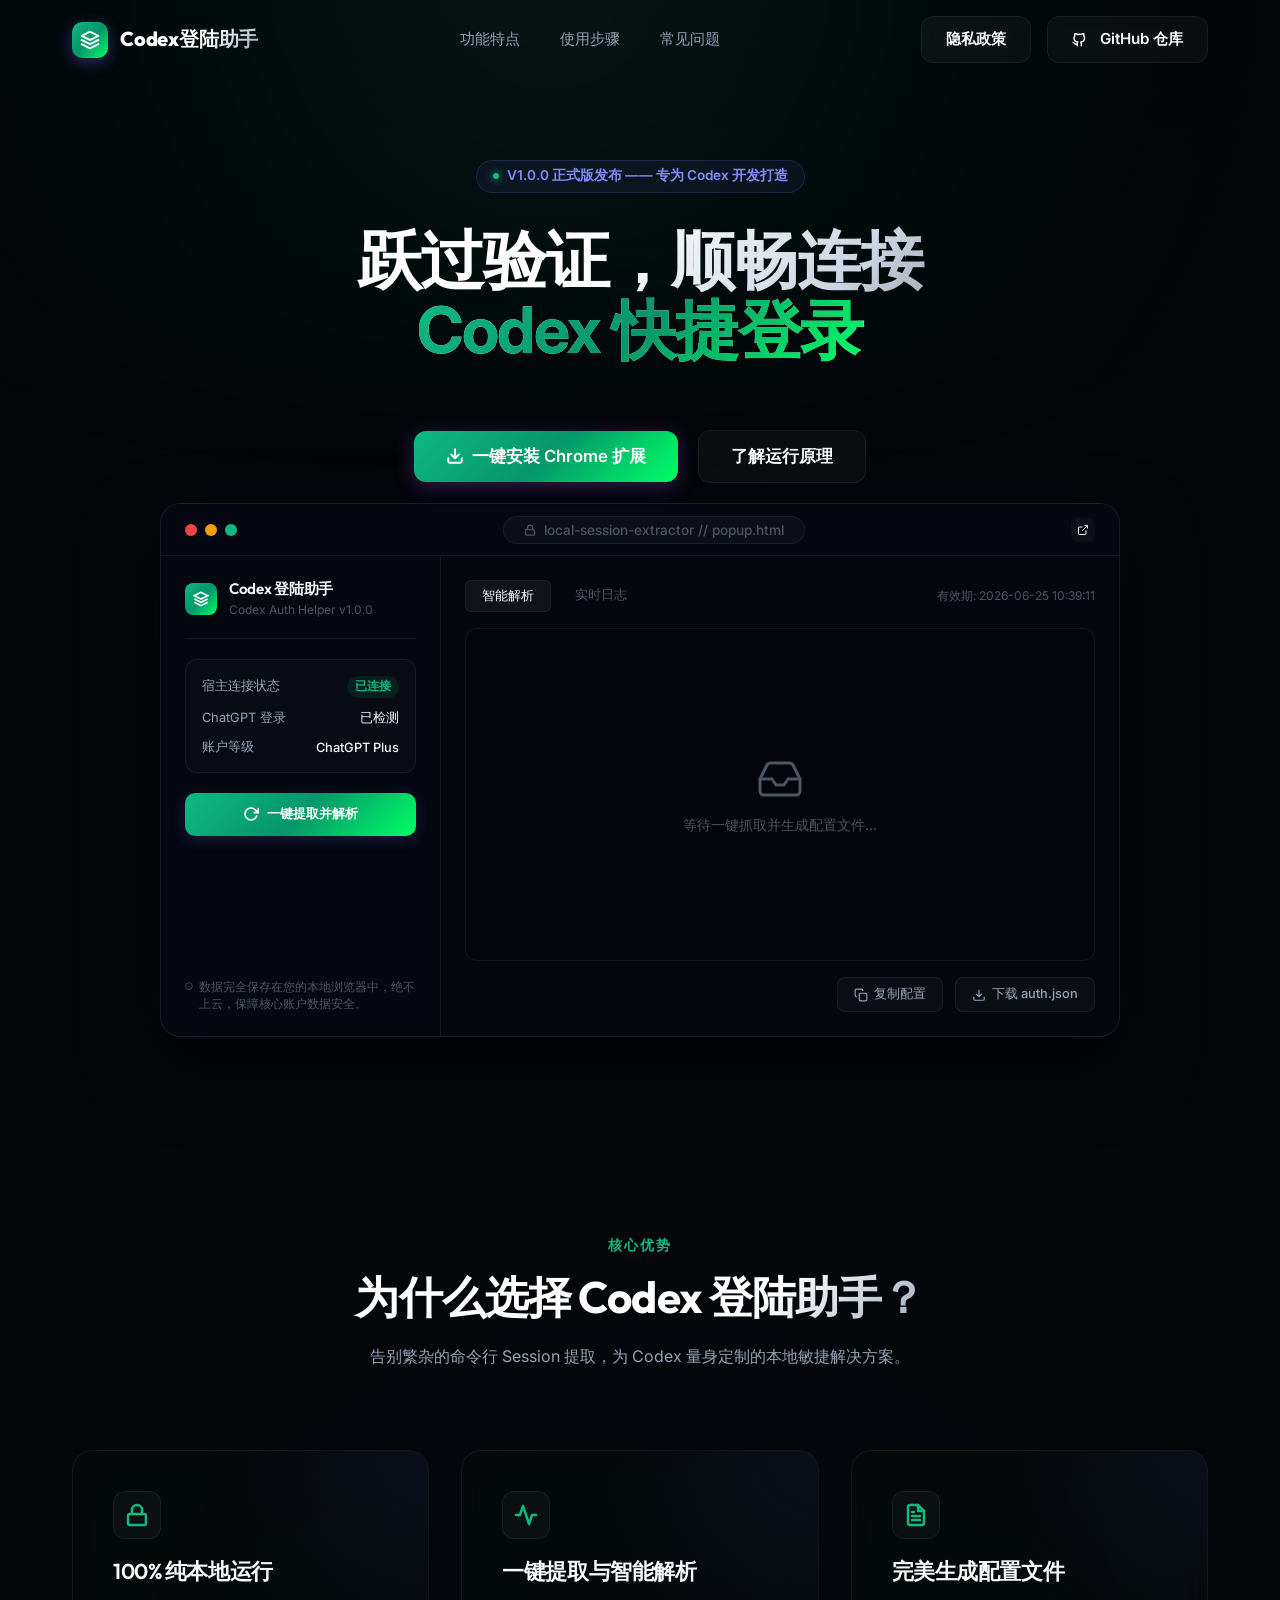
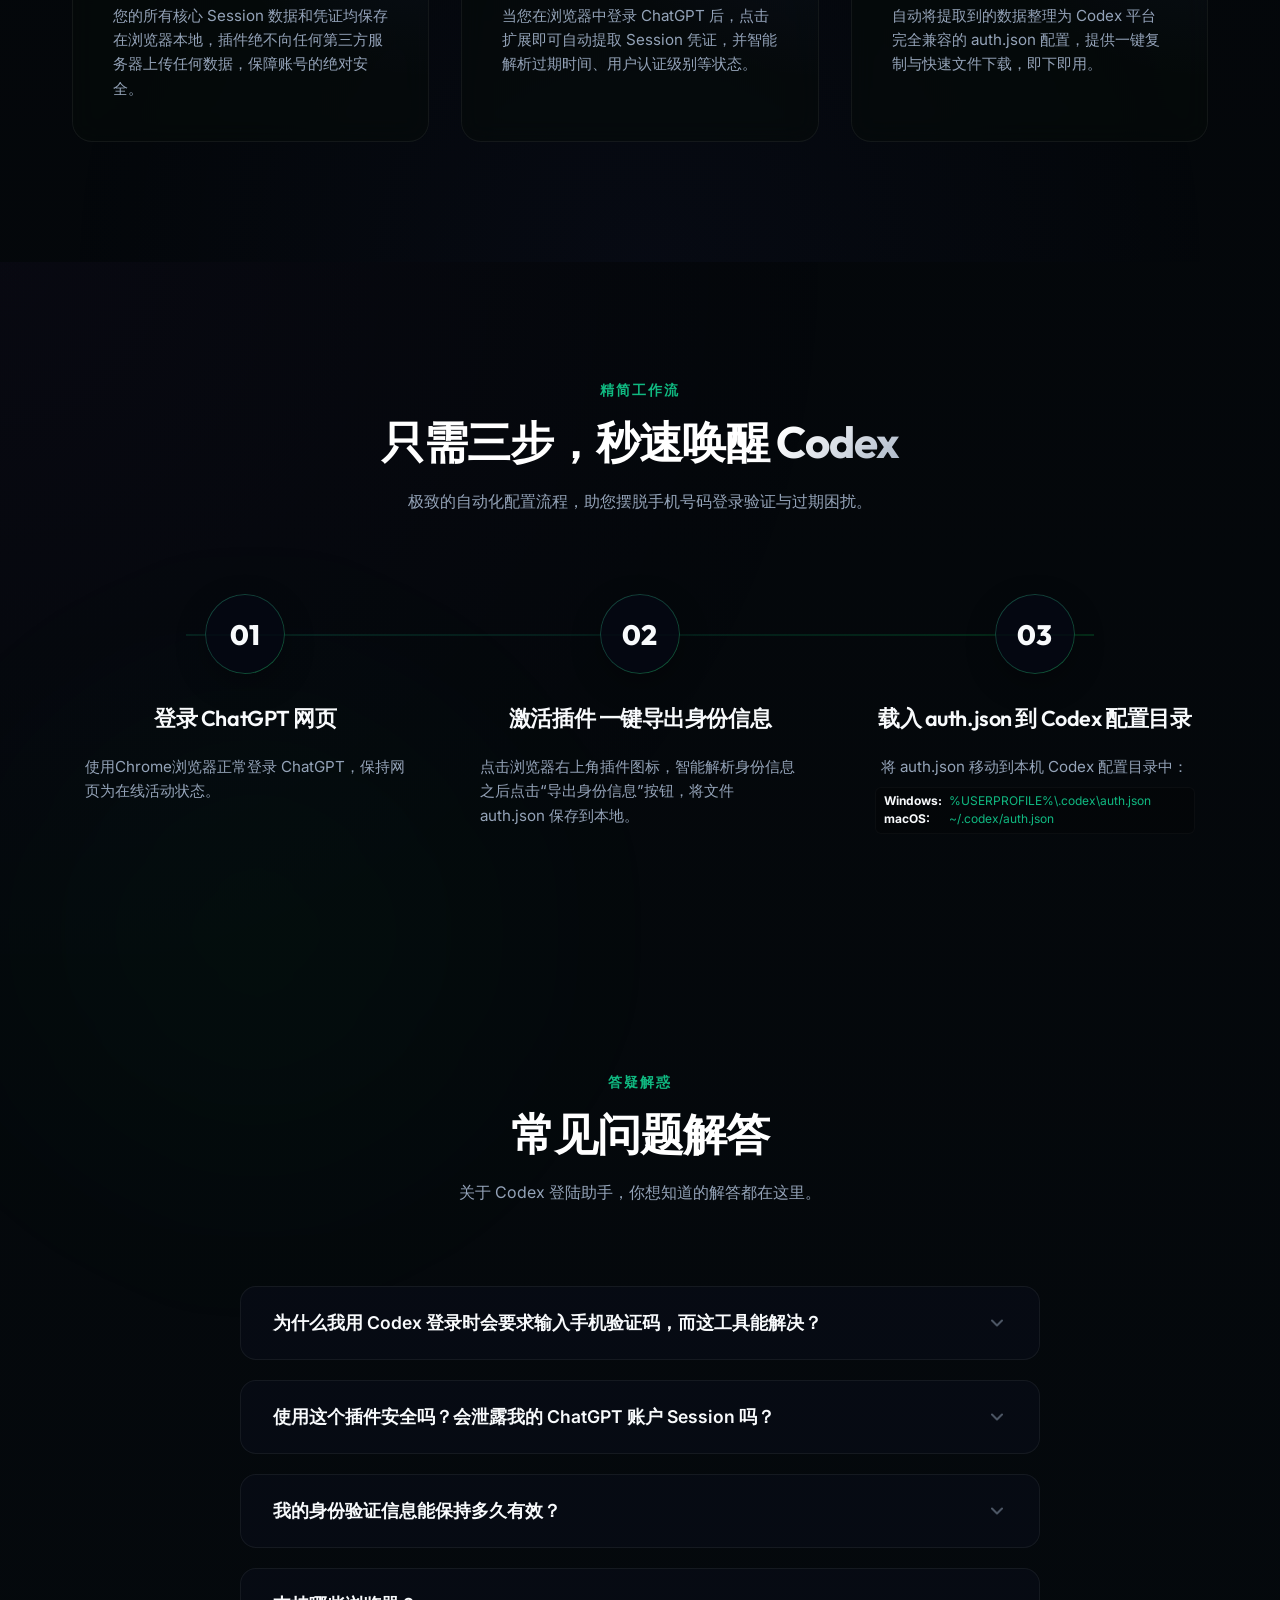
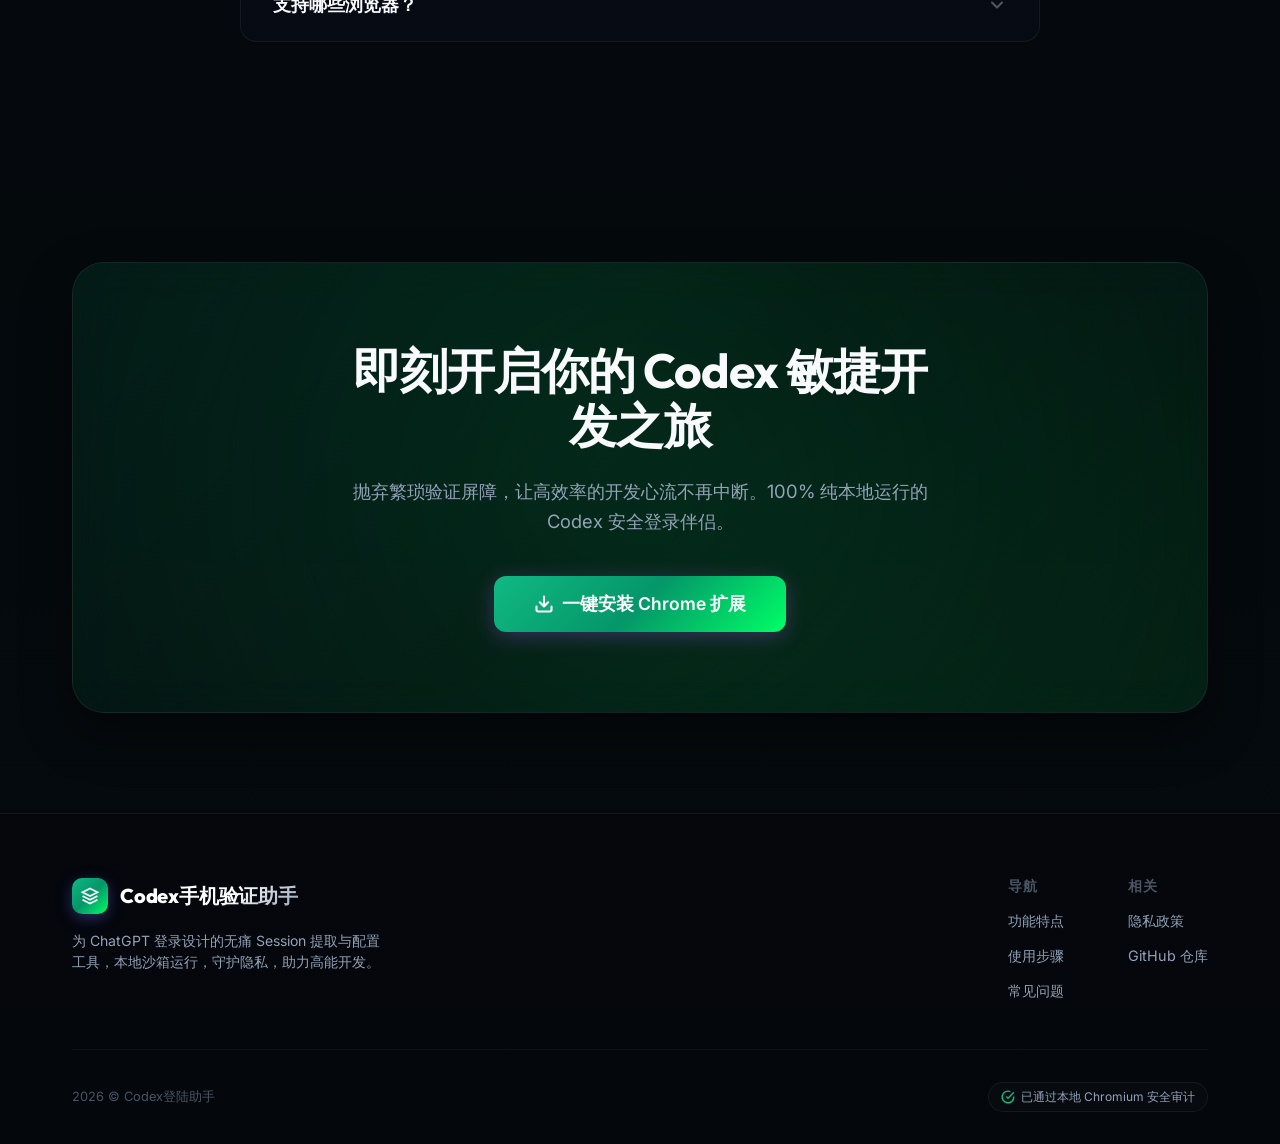
<file: landing-page/index.html>
<!DOCTYPE html>
<html lang="zh-CN">

<head>
  <meta charset="UTF-8">
  <meta name="viewport" content="width=device-width, initial-scale=1.0">
  <title>Codex 登陆助手 (Codex Auth Helper) - 一键越过 ChatGPT 登录手机号验证</title>
  <meta name="description"
    content="专为 Codex 免重复登录设计！安全地本地提取并解析 ChatGPT 会话 Session，一键生成 auth.json 配置文件。100% 纯本地运行，数据不上云。">
  <meta name="keywords" content="Codex, ChatGPT, auth.json, Chrome 插件, 手机号验证绕过, Session 提取">
  <!-- 引入全新物理文件名样式表（强力击穿一切浏览器顽固磁盘缓存） -->
  <link rel="stylesheet" href="style-green.css">
</head>

<body>

  <!-- 1. 极致毛玻璃导航栏 -->
  <header class="header" id="main-header">
    <div class="container">
      <div class="logo-wrapper">
        <div class="logo-icon">
          <svg width="20" height="20" viewBox="0 0 24 24" fill="none" stroke="currentColor" stroke-width="2.5"
            stroke-linecap="round" stroke-linejoin="round">
            <path d="M12 2L2 7l10 5 10-5-10-5zM2 17l10 5 10-5M2 12l10 5 10-5" />
          </svg>
        </div>
        <span class="logo-text">Codex登陆助手</span>
      </div>

      <nav class="nav-menu">
        <a href="#features" class="nav-link">功能特点</a>
        <a href="#workflow" class="nav-link">使用步骤</a>
        <a href="#faq" class="nav-link">常见问题</a>
      </nav>

      <div class="nav-cta">
        <a href="privacy.html" class="btn btn-secondary" id="nav-btn-sec">隐私政策</a>
        <a href="https://github.com/zhishile/codex-auth-helper" target="_blank" rel="noopener" class="btn btn-secondary" id="nav-btn-git">
          <svg width="14" height="14" viewBox="0 0 24 24" fill="none" stroke="currentColor" stroke-width="2.5" stroke-linecap="round" stroke-linejoin="round" style="margin-right: 6px; vertical-align: middle;">
            <path d="M9 19c-5 1.5-5-2.5-7-3m14 6v-3.87a3.37 3.37 0 0 0-.94-2.61c3.14-.35 6.44-1.54 6.44-7A5.44 5.44 0 0 0 20 4.77 5.07 5.07 0 0 0 19.91 1S18.73.65 16 2.48a13.38 13.38 0 0 0-7 0C6.27.65 5.09 1 5.09 1A5.07 5.07 0 0 0 5 4.77a5.44 5.44 0 0 0-1.5 3.78c0 5.42 3.3 6.61 6.44 7A3.37 3.37 0 0 0 9 18.13V22" />
          </svg>
          <span>GitHub 仓库</span>
        </a>
      </div>
    </div>
  </header>

  <!-- 2. Hero Section 区域 -->
  <section class="hero">
    <div class="container">
      <div class="hero-content">
        <div class="hero-tag">
          <span class="hero-tag-dot"></span>
          <span>V1.0.0 正式版发布 —— 专为 Codex 开发打造</span>
        </div>
        <h1>
          跃过验证，顺畅连接<br>
          <span class="hero-highlight">Codex 快捷登录</span>
        </h1>

      </div>
      <!-- <p>
        针对 Codex 登录频繁失效、要求手机号码验证痛点设计的 Chrome 插件。本地极速提取并自动解析 ChatGPT 登录信息，秒速转换为 Codex 身份配置文件，100% 本地安全处理。
      </p> -->
      <div class="hero-actions">
        <a href="https://chromewebstore.google.com/detail/ceenjghooaemkocekdaaianapgmmilph" target="_blank" rel="noopener" class="btn btn-primary" id="hero-btn-download">
          <svg width="18" height="18" viewBox="0 0 24 24" fill="none" stroke="currentColor" stroke-width="2.5"
            stroke-linecap="round" stroke-linejoin="round">
            <path d="M21 15v4a2 2 0 0 1-2 2H5a2 2 0 0 1-2-2v-4M7 10l5 5 5-5M12 15V3" />
          </svg>
          <span>一键安装 Chrome 扩展</span>
        </a>
        <a href="#workflow" class="btn btn-secondary" id="hero-btn-learn">
          <span>了解运行原理</span>
        </a>
      </div>
    </div>
    <br />

    <!-- 模拟插件高保真交互控制面板 -->
    <div class="hero-mockup-wrapper">
      <div class="mockup-container" id="mockup-panel">
        <div class="mockup-header">
          <div class="mockup-controls">
            <span class="mockup-dot red"></span>
            <span class="mockup-dot yellow"></span>
            <span class="mockup-dot green"></span>
          </div>
          <div class="mockup-title">
            <svg width="12" height="12" viewBox="0 0 24 24" fill="none" stroke="currentColor" stroke-width="2.5">
              <rect x="3" y="11" width="18" height="11" rx="2" ry="2" />
              <path d="M7 11V7a5 5 0 0 1 10 0v4" />
            </svg>
            <span>local-session-extractor // popup.html</span>
          </div>
          <div class="mockup-actions">
            <span class="mockup-action-btn">
              <svg width="12" height="12" viewBox="0 0 24 24" fill="none" stroke="currentColor" stroke-width="2">
                <path d="M18 13v6a2 2 0 0 1-2 2H5a2 2 0 0 1-2-2V8a2 2 0 0 1 2-2h6M15 3h6v6M10 14L21 3" />
              </svg>
            </span>
          </div>
        </div>
        <div class="mockup-body">
          <!-- 模拟控制台左侧 -->
          <div class="mockup-sidebar">
            <div class="mockup-sidebar-top">
              <div class="plugin-brand">
                <div class="plugin-icon">
                  <svg width="16" height="16" viewBox="0 0 24 24" fill="none" stroke="white" stroke-width="2.5">
                    <path d="M12 2L2 7l10 5 10-5-10-5zM2 17l10 5 10-5M2 12l10 5 10-5" />
                  </svg>
                </div>
                <div class="plugin-info">
                  <h4>Codex 登陆助手</h4>
                  <span>Codex Auth Helper v1.0.0</span>
                </div>
              </div>

              <div class="plugin-status-card">
                <div class="status-row">
                  <span class="status-label">宿主连接状态</span>
                  <span class="status-value" id="host-status">
                    <span class="status-badge" id="host-badge">已连接</span>
                  </span>
                </div>
                <div class="status-row">
                  <span class="status-label">ChatGPT 登录</span>
                  <span class="status-value" id="login-status">已检测</span>
                </div>
                <div class="status-row">
                  <span class="status-label">账户等级</span>
                  <span class="status-value" id="user-tier">ChatGPT Plus</span>
                </div>
              </div>

              <button class="btn-trigger" id="btn-mock-extract">
                <svg width="16" height="16" viewBox="0 0 24 24" fill="none" stroke="currentColor" stroke-width="2.5"
                  stroke-linecap="round" stroke-linejoin="round">
                  <polyline points="23 4 23 10 17 10" />
                  <path d="M20.49 15a9 9 0 1 1-2.12-9.36L23 10" />
                </svg>
                <span id="btn-extract-text">一键提取并解析</span>
              </button>
            </div>

            <div class="sidebar-note">
              <svg width="14" height="14" viewBox="0 0 24 24" fill="none" stroke="currentColor" stroke-width="2.5">
                <circle cx="12" cy="12" r="10" />
                <line x1="12" y1="16" x2="12" y2="12" />
                <line x1="12" y1="8" x2="12.01" y2="8" />
              </svg>
              <span>数据完全保存在您的本地浏览器中，绝不上云，保障核心账户数据安全。</span>
            </div>
          </div>

          <!-- 模拟控制台右侧 -->
          <div class="mockup-main">
            <div class="main-tab-bar">
              <div class="tabs">
                <span class="tab active" id="tab-json">智能解析</span>
                <span class="tab" id="tab-log">实时日志</span>
              </div>
              <div style="font-size:0.75rem; color:var(--text-muted);" id="mockup-time">
                有效期: 2026-06-25 10:39:11
              </div>
            </div>

            <div class="code-wrapper" id="console-display">
              <div class="code-empty" id="console-empty-state">
                <svg width="48" height="48" viewBox="0 0 24 24" fill="none" stroke="currentColor" stroke-width="1.5"
                  stroke-linecap="round" stroke-linejoin="round">
                  <polyline points="22 12 16 12 14 15 10 15 8 12 2 12" />
                  <path
                    d="M5.45 5.11L2 12v6a2 2 0 0 0 2 2h16a2 2 0 0 0 2-2v-6l-3.45-6.89A2 2 0 0 0 16.76 4H7.24a2 2 0 0 0-1.79 1.11z" />
                </svg>
                <span>等待一键抓取并生成配置文件...</span>
              </div>
              <div class="code-container" id="console-code-state" style="display: none;"></div>
            </div>

            <div class="code-action-bar">
              <button class="code-btn" id="btn-mock-copy" disabled>
                <svg width="14" height="14" viewBox="0 0 24 24" fill="none" stroke="currentColor" stroke-width="2">
                  <rect x="9" y="9" width="13" height="13" rx="2" ry="2" />
                  <path d="M5 15H4a2 2 0 0 1-2-2V4a2 2 0 0 1 2-2h9a2 2 0 0 1 2 2v1" />
                </svg>
                <span id="btn-copy-text">复制配置</span>
              </button>
              <button class="code-btn" id="btn-mock-download" disabled>
                <svg width="14" height="14" viewBox="0 0 24 24" fill="none" stroke="currentColor" stroke-width="2">
                  <path d="M21 15v4a2 2 0 0 1-2 2H5a2 2 0 0 1-2-2v-4M7 10l5 5 5-5M12 15V3" />
                </svg>
                <span>下载 auth.json</span>
              </button>
            </div>
          </div>
        </div>
      </div>
    </div>
    </div>
  </section>

  <!-- 3. 特性卡片区域 (Features) -->
  <section class="features" id="features">
    <div class="container">
      <div class="section-header reveal">
        <span class="section-tag">核心优势</span>
        <h2>为什么选择 Codex 登陆助手？</h2>
        <p>告别繁杂的命令行 Session 提取，为 Codex 量身定制的本地敏捷解决方案。</p>
      </div>

      <div class="features-grid">
        <!-- 卡片 1 -->
        <div class="feat-card reveal">
          <div class="feat-icon-box">
            <svg width="24" height="24" viewBox="0 0 24 24" fill="none" stroke="currentColor" stroke-width="2.5"
              stroke-linecap="round" stroke-linejoin="round">
              <rect x="3" y="11" width="18" height="11" rx="2" ry="2" />
              <path d="M7 11V7a5 5 0 0 1 10 0v4" />
            </svg>
          </div>
          <h3>100% 纯本地运行</h3>
          <p>您的所有核心 Session 数据和凭证均保存在浏览器本地，插件绝不向任何第三方服务器上传任何数据，保障账号的绝对安全。</p>
        </div>

        <!-- 卡片 2 -->
        <div class="feat-card reveal">
          <div class="feat-icon-box">
            <svg width="24" height="24" viewBox="0 0 24 24" fill="none" stroke="currentColor" stroke-width="2.5"
              stroke-linecap="round" stroke-linejoin="round">
              <polyline points="22 12 18 12 15 21 9 3 6 12 2 12" />
            </svg>
          </div>
          <h3>一键提取与智能解析</h3>
          <p>当您在浏览器中登录 ChatGPT 后，点击扩展即可自动提取 Session 凭证，并智能解析过期时间、用户认证级别等状态。</p>
        </div>

        <!-- 卡片 3 -->
        <div class="feat-card reveal">
          <div class="feat-icon-box">
            <svg width="24" height="24" viewBox="0 0 24 24" fill="none" stroke="currentColor" stroke-width="2.5"
              stroke-linecap="round" stroke-linejoin="round">
              <path d="M14 2H6a2 2 0 0 0-2 2v16a2 2 0 0 0 2 2h12a2 2 0 0 0 2-2V8z" />
              <polyline points="14 2 14 8 20 8" />
              <line x1="16" y1="13" x2="8" y2="13" />
              <line x1="16" y1="17" x2="8" y2="17" />
              <polyline points="10 9 9 9 8 9" />
            </svg>
          </div>
          <h3>完美生成配置文件</h3>
          <p>自动将提取到的数据整理为 Codex 平台完全兼容的 <code>auth.json</code> 配置，提供一键复制与快速文件下载，即下即用。</p>
        </div>
      </div>
    </div>
  </section>

  <!-- 4. 工作流程区域 (How It Works) -->
  <section class="workflow" id="workflow">
    <div class="container">
      <div class="section-header reveal">
        <span class="section-tag">精简工作流</span>
        <h2>只需三步，秒速唤醒 Codex</h2>
        <p>极致的自动化配置流程，助您摆脱手机号码登录验证与过期困扰。</p>
      </div>

      <div class="workflow-steps">
        <!-- 步骤 1 -->
        <div class="step-card reveal">
          <div class="step-number">01</div>
          <h3>登录 ChatGPT 网页</h3>
          <p>使用Chrome浏览器正常登录 ChatGPT，保持网页为在线活动状态。</p>
        </div>

        <!-- 步骤 2 -->
        <div class="step-card reveal">
          <div class="step-number">02</div>
          <h3>激活插件 一键导出身份信息</h3>
          <p>点击浏览器右上角插件图标，智能解析身份信息之后点击“导出身份信息”按钮，将文件 auth.json 保存到本地。</p>
        </div>

        <!-- 步骤 3 -->
        <div class="step-card reveal">
          <div class="step-number">03</div>
          <h3>载入 auth.json 到 Codex 配置目录</h3>
          <p>将 auth.json 移动到本机 Codex 配置目录中：</p>
          <div class="path-details">
            <p><strong>Windows:</strong> <code>%USERPROFILE%\.codex\auth.json</code></p>
            <p><strong>macOS:</strong> <code>~/.codex/auth.json</code></p>
          </div>
        </div>
      </div>
    </div>
  </section>

  <!-- 5. 常见问题 (FAQ) -->
  <section class="faq" id="faq">
    <div class="container">
      <div class="section-header reveal">
        <span class="section-tag">答疑解惑</span>
        <h2>常见问题解答</h2>
        <p>关于 Codex 登陆助手，你想知道的解答都在这里。</p>
      </div>

      <div class="faq-list">
        <!-- 问题 1 -->
        <details class="faq-item reveal">
          <summary>
            <span>为什么我用 Codex 登录时会要求输入手机验证码，而这工具能解决？</span>
            <svg class="faq-icon" width="20" height="20" viewBox="0 0 24 24" fill="none" stroke="currentColor"
              stroke-width="2.5" stroke-linecap="round" stroke-linejoin="round">
              <polyline points="6 9 12 15 18 9" />
            </svg>
          </summary>
          <div class="faq-content">
            Codex 经常因为安全校验而触发手机验证机制。使用本插件可以先在 ChatGPT 官网完成常规登录，然后将其 Session 凭证提取为 auth.json。通过直接导入凭证，Codex
            就能够跳过手机短信校验和各种盾，安全畅快地完成对接。
          </div>
        </details>

        <!-- 问题 2 -->

        <details class="faq-item reveal">
          <summary>
            <span>使用这个插件安全吗？会泄露我的 ChatGPT 账户 Session 吗？</span>
            <svg class="faq-icon" width="20" height="20" viewBox="0 0 24 24" fill="none" stroke="currentColor"
              stroke-width="2.5" stroke-linecap="round" stroke-linejoin="round">
              <polyline points="6 9 12 15 18 9" />
            </svg>
          </summary>
          <div class="faq-content">
            极度安全。插件代码完全在本地浏览器沙箱中运行，无任何外部服务器同步接口，我们 100% 承诺数据不上云。本插件在 Github 上开发所有源代码，你可以随时查看并核对插件的打包源代码，绝对不收集任何敏感隐私。
          </div>
        </details>

        <!-- 问题 3 -->
        <details class="faq-item reveal">
          <summary>
            <span>我的身份验证信息能保持多久有效？</span>
            <svg class="faq-icon" width="20" height="20" viewBox="0 0 24 24" fill="none" stroke="currentColor"
              stroke-width="2.5" stroke-linecap="round" stroke-linejoin="round">
              <polyline points="6 9 12 15 18 9" />
            </svg>
          </summary>
          <div class="faq-content">
            有效时间完全取决于 OpenAI ChatGPT 官方 Session 自身的生存时间。通常 Session 的有效期会长达两周至一个月。插件会在提取时对凭证中的 <code>expires</code>
            字段自动进行毫秒级解析，并在模拟面板中提醒您具体还有多久失效。过期后您仅需再次轻轻一点击，重新覆盖即可。
          </div>
        </details>

        <!-- 问题 4 -->
        <details class="faq-item reveal">
          <summary>
            <span>支持哪些浏览器？</span>
            <svg class="faq-icon" width="20" height="20" viewBox="0 0 24 24" fill="none" stroke="currentColor"
              stroke-width="2.5" stroke-linecap="round" stroke-linejoin="round">
              <polyline points="6 9 12 15 18 9" />
            </svg>
          </summary>
          <div class="faq-content">
            支持所有基于 Chromium 内核的浏览器，例如 Google Chrome, Microsoft Edge, Arc, Brave, Opera
            等。用户只需开启浏览器的“开发者模式”，选择“加载已解压的扩展程序”并将包含 manifest.json 的根文件夹导入即可。
          </div>
        </details>
      </div>
    </div>
  </section>

  <!-- 6. CTA Section -->
  <section class="cta-banner" id="cta">
    <div class="container">
      <div class="cta-box reveal">
        <div class="cta-box-content">
          <h2>即刻开启你的 Codex 敏捷开发之旅</h2>
          <p>抛弃繁琐验证屏障，让高效率的开发心流不再中断。100% 纯本地运行的 Codex 安全登录伴侣。</p>
          <a href="https://chromewebstore.google.com/detail/ceenjghooaemkocekdaaianapgmmilph" target="_blank" rel="noopener" class="btn btn-primary" id="footer-btn-download">
            <svg width="20" height="20" viewBox="0 0 24 24" fill="none" stroke="currentColor" stroke-width="2.5"
              stroke-linecap="round" stroke-linejoin="round">
              <path d="M21 15v4a2 2 0 0 1-2 2H5a2 2 0 0 1-2-2v-4M7 10l5 5 5-5M12 15V3" />
            </svg>
            <span>一键安装 Chrome 扩展</span>
          </a>
        </div>
      </div>
    </div>
  </section>

  <!-- 7. Footer -->
  <footer class="footer">
    <div class="container">
      <div class="footer-top">
        <div class="footer-brand">
          <div class="logo-wrapper">
            <div class="logo-icon">
              <svg width="18" height="18" viewBox="0 0 24 24" fill="none" stroke="currentColor" stroke-width="2.5">
                <path d="M12 2L2 7l10 5 10-5-10-5zM2 17l10 5 10-5M2 12l10 5 10-5" />
              </svg>
            </div>
            <span class="logo-text">Codex手机验证助手</span>
          </div>
          <p>
            为 ChatGPT 登录设计的无痛 Session 提取与配置工具，本地沙箱运行，守护隐私，助力高能开发。
          </p>
        </div>
        <div class="footer-links">
          <div class="link-group">
            <h5>导航</h5>
            <a href="#features">功能特点</a>
            <a href="#workflow">使用步骤</a>
            <a href="#faq">常见问题</a>
          </div>
          <div class="link-group">
            <h5>相关</h5>
            <a href="privacy.html">隐私政策</a>
            <a href="https://github.com/zhishile/codex-auth-helper" target="_blank" rel="noopener">GitHub 仓库</a>
          </div>
        </div>
      </div>

      <div class="footer-bottom">
        <p>2026 &copy; Codex登陆助手</p>
        <div class="footer-badge">
          <svg width="14" height="14" viewBox="0 0 24 24" fill="none" stroke="currentColor" stroke-width="2.5">
            <path d="M22 11.08V12a10 10 0 1 1-5.93-9.14" />
            <polyline points="22 4 12 14.01 9 11.01" />
          </svg>
          <span>已通过本地 Chromium 安全审计</span>
        </div>
      </div>
    </div>
  </footer>

  <!-- 引入 JavaScript -->
  <script src="script.js"></script>
</body>

</html>
</file>
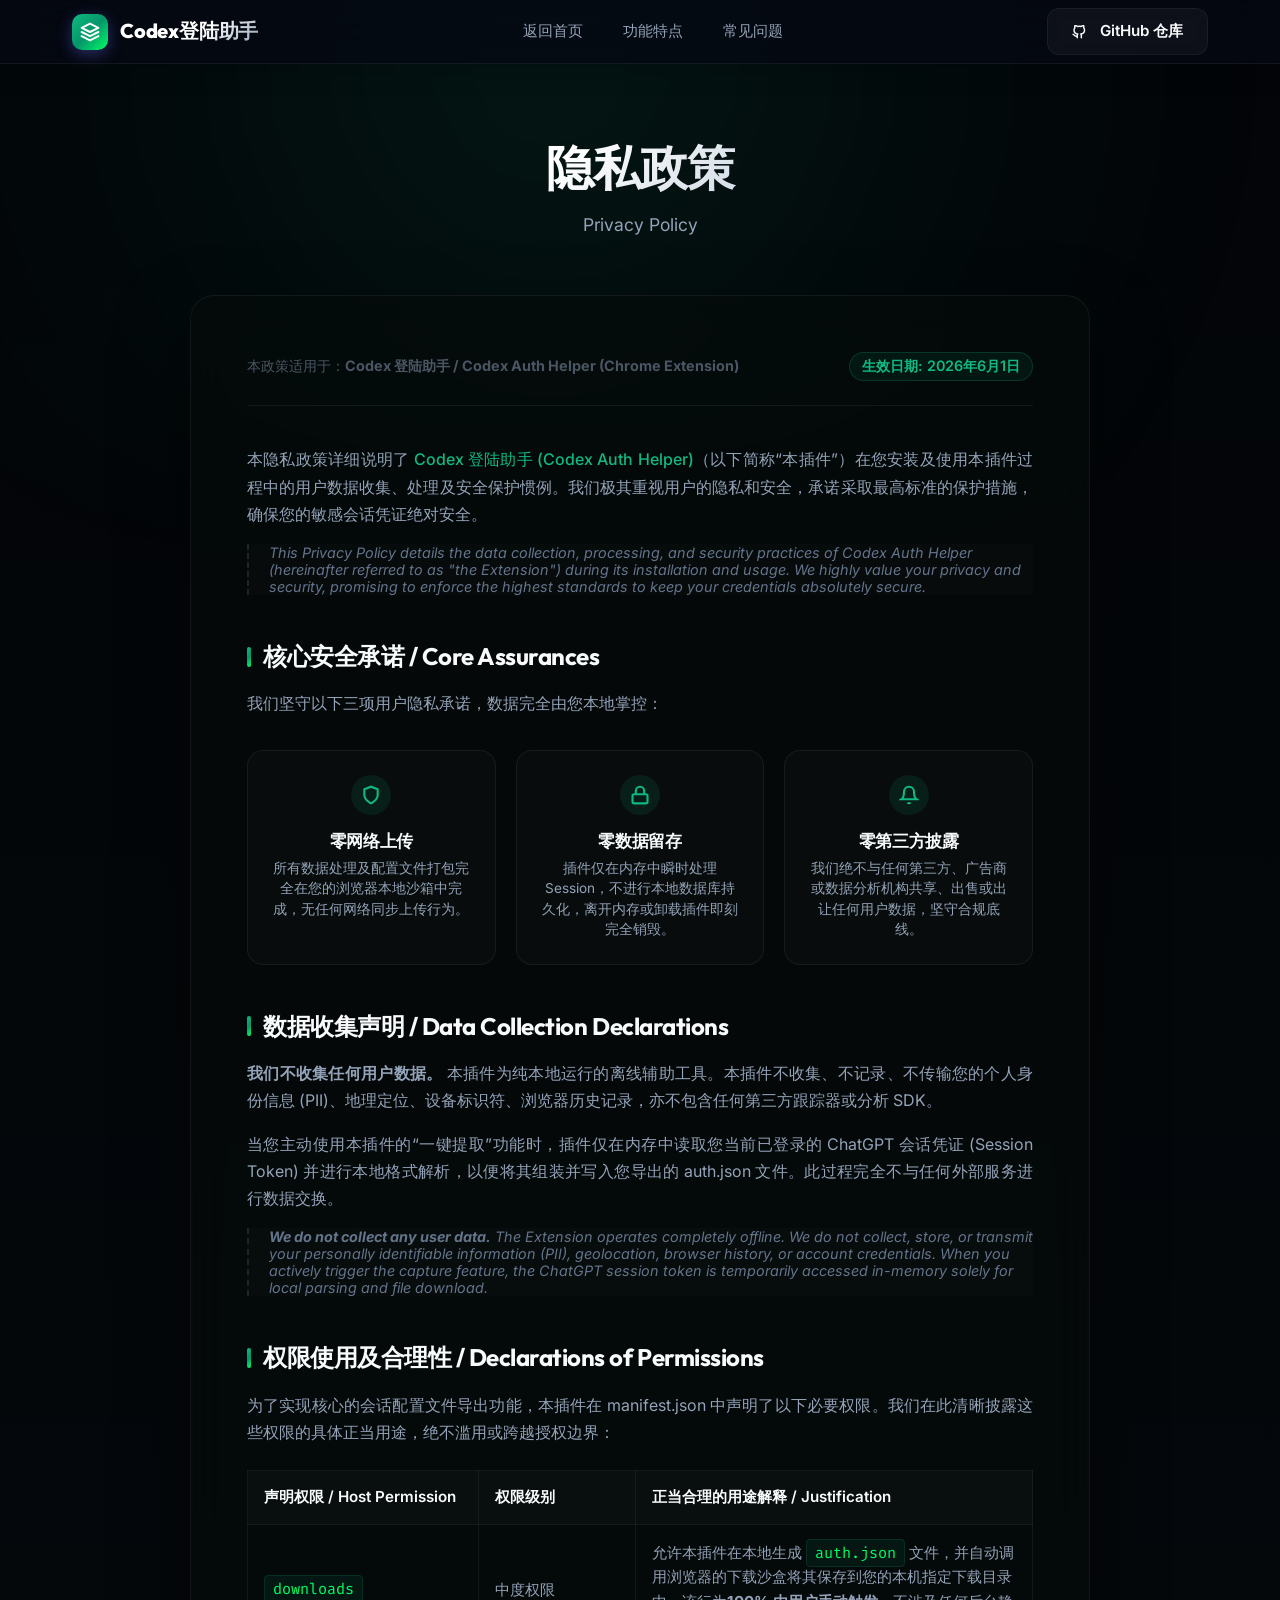
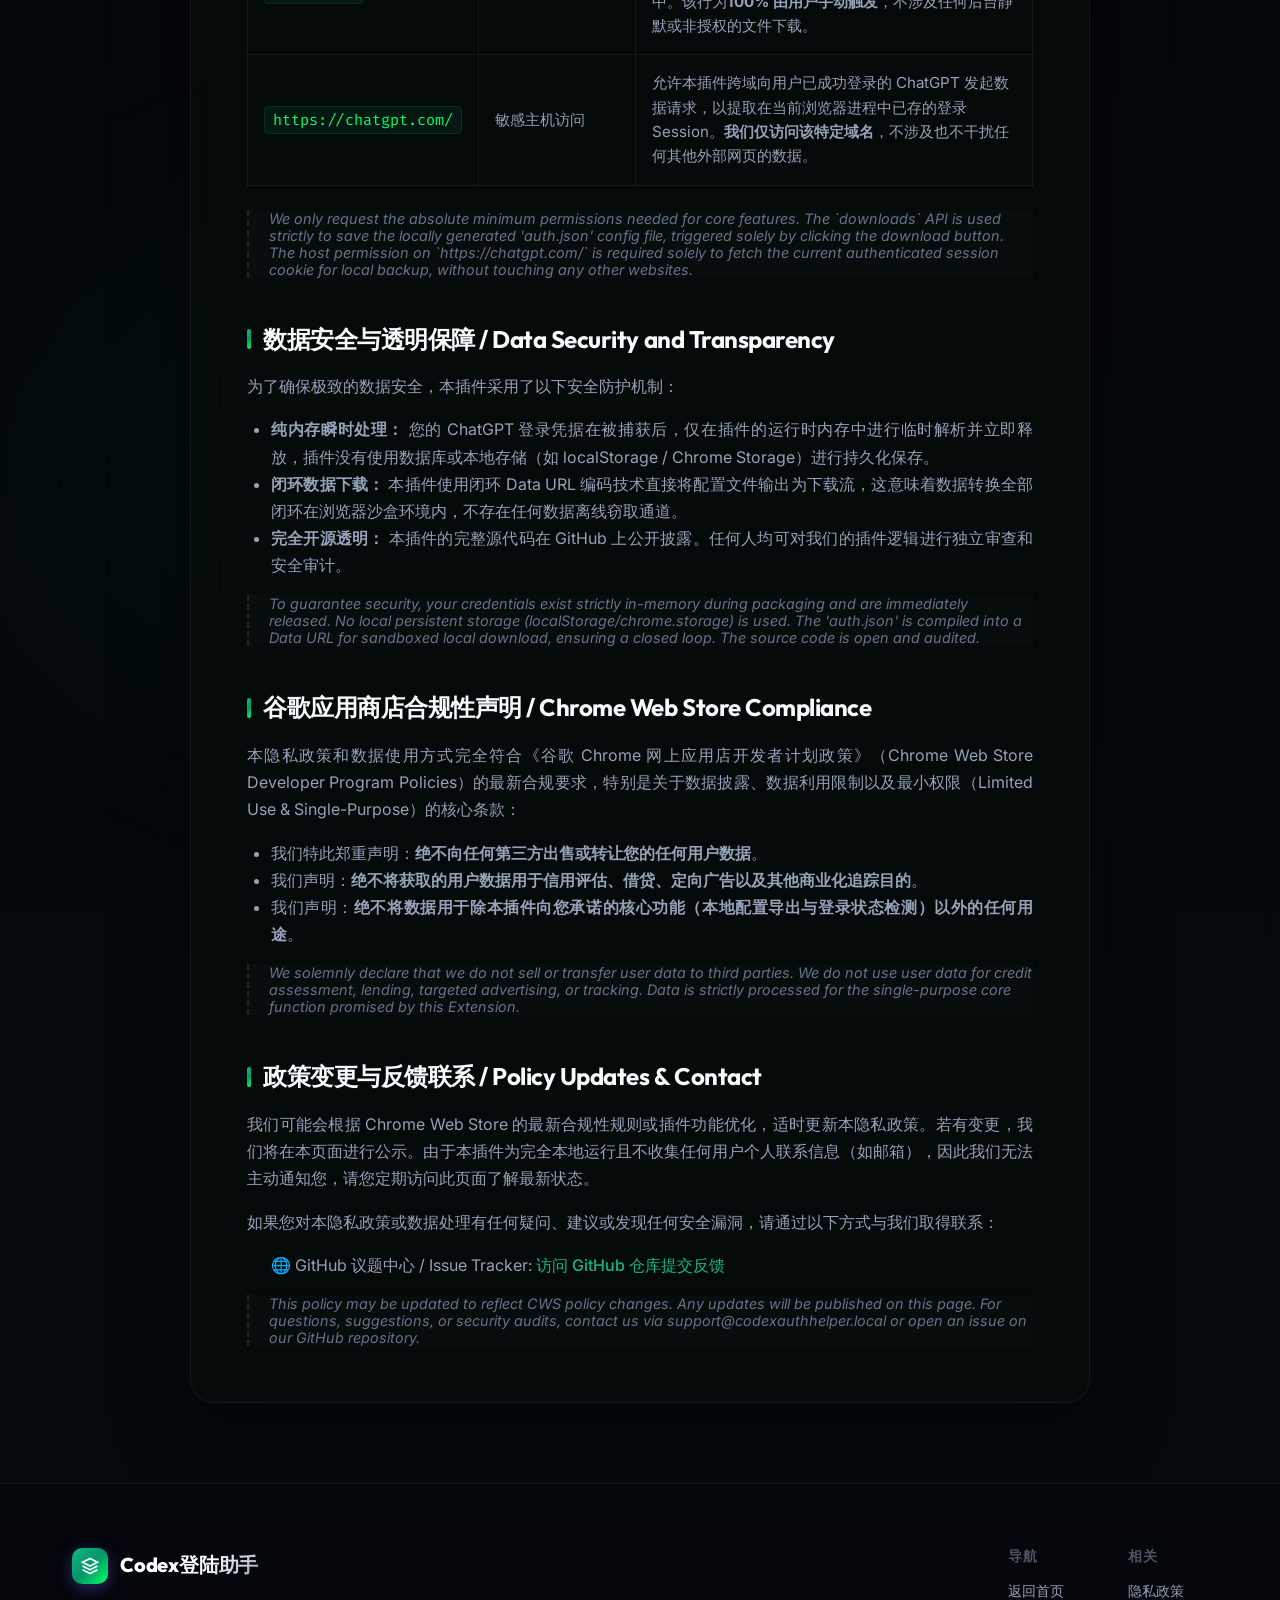
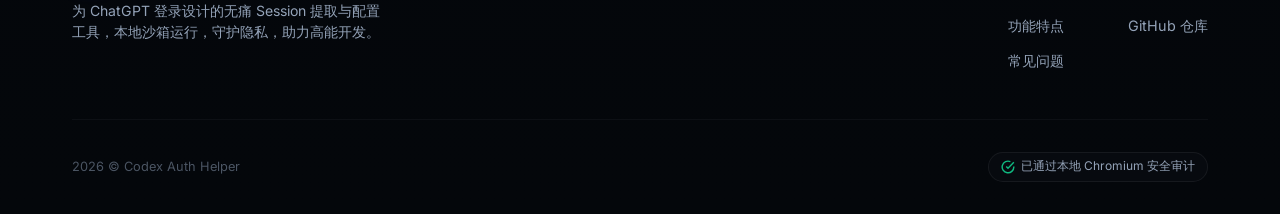
<file: landing-page/privacy.html>
<!DOCTYPE html>
<html lang="zh-CN">

<head>
  <meta charset="UTF-8">
  <meta name="viewport" content="width=device-width, initial-scale=1.0">
  <title>隐私政策 - Codex 登陆助手 (Codex Auth Helper)</title>
  <meta name="description"
    content="Codex 登陆助手 (Codex Auth Helper) Chrome 扩展的官方隐私政策声明，详细说明我们 100% 纯本地运行、零数据上传、权限最小化及保护用户数据隐私的承诺。">
  <meta name="keywords" content="Codex Auth Helper, 隐私政策, Privacy Policy, Chrome 扩展, 数据安全">
  <!-- 引入全局极客绿样式表 -->
  <link rel="stylesheet" href="style-green.css">

  <style>
    /* 隐私页面定制专属高端文章排版样式 */
    .privacy-container {
      padding-top: 140px;
      padding-bottom: 80px;
      position: relative;
      z-index: 1;
    }

    .privacy-header {
      text-align: center;
      max-width: 800px;
      margin: 0 auto 3.5rem auto;
    }

    .privacy-header h1 {
      font-size: 3rem;
      margin-bottom: 1rem;
      background: linear-gradient(135deg, #ffffff 40%, #cbd5e1 70%, rgba(255, 255, 255, 0.4) 100%);
      -webkit-background-clip: text;
      -webkit-text-fill-color: transparent;
    }

    .privacy-header p {
      font-size: 1.1rem;
      color: var(--text-secondary);
    }

    .privacy-card {
      background: var(--bg-card);
      border: 1px solid var(--border-color);
      border-radius: 24px;
      padding: 3.5rem;
      backdrop-filter: blur(20px);
      -webkit-backdrop-filter: blur(20px);
      box-shadow: 0 30px 70px rgba(0, 0, 0, 0.5),
        0 0 50px rgba(16, 185, 129, 0.02);
      max-width: 900px;
      margin: 0 auto;
      transition: var(--transition-normal);
    }

    .privacy-card:hover {
      border-color: rgba(16, 185, 129, 0.2);
      box-shadow: 0 30px 70px rgba(0, 0, 0, 0.6),
        0 0 60px rgba(16, 185, 129, 0.05);
    }

    .meta-info {
      display: flex;
      justify-content: space-between;
      align-items: center;
      border-bottom: 1px solid var(--border-color);
      padding-bottom: 1.5rem;
      margin-bottom: 2.5rem;
      font-size: 0.9rem;
      color: var(--text-muted);
    }

    .meta-tag {
      background: rgba(16, 185, 129, 0.08);
      border: 1px solid rgba(16, 185, 129, 0.2);
      color: var(--color-primary);
      padding: 0.25rem 0.75rem;
      border-radius: 50px;
      font-weight: 600;
    }

    /* 章节排版 */
    .section-block {
      margin-bottom: 3rem;
    }

    .section-block:last-child {
      margin-bottom: 0;
    }

    .section-title {
      font-size: 1.5rem;
      color: var(--text-primary);
      margin-bottom: 1.25rem;
      display: flex;
      align-items: center;
      gap: 0.75rem;
      position: relative;
    }

    .section-title::before {
      content: '';
      display: inline-block;
      width: 4px;
      height: 20px;
      background: var(--grad-aurora);
      border-radius: 2px;
    }

    .section-text {
      font-size: 1rem;
      line-height: 1.7;
      color: var(--text-secondary);
      margin-bottom: 1rem;
      text-align: justify;
    }

    /* 三大承诺卡片 */
    .promise-grid {
      display: grid;
      grid-template-columns: repeat(3, 1fr);
      gap: 1.25rem;
      margin: 2rem 0;
    }

    @media (max-width: 768px) {
      .promise-grid {
        grid-template-columns: 1fr;
      }
    }

    .promise-card {
      background: rgba(255, 255, 255, 0.02);
      border: 1px solid var(--border-color);
      border-radius: 16px;
      padding: 1.5rem;
      text-align: center;
      transition: var(--transition-fast);
    }

    .promise-card:hover {
      background: rgba(16, 185, 129, 0.03);
      border-color: rgba(16, 185, 129, 0.2);
      transform: translateY(-2px);
    }

    .promise-icon {
      width: 40px;
      height: 40px;
      background: rgba(16, 185, 129, 0.1);
      border-radius: 50%;
      display: flex;
      align-items: center;
      justify-content: center;
      color: var(--color-primary);
      margin: 0 auto 1rem auto;
    }

    .promise-card h4 {
      font-size: 1.05rem;
      margin-bottom: 0.5rem;
      color: var(--text-primary);
    }

    .promise-card p {
      font-size: 0.85rem;
      color: var(--text-secondary);
      line-height: 1.5;
    }

    /* 权限解析表格 */
    .permissions-table {
      width: 100%;
      border-collapse: collapse;
      margin: 1.5rem 0;
      font-size: 0.95rem;
    }

    .permissions-table th,
    .permissions-table td {
      border: 1px solid var(--border-color);
      padding: 1rem;
      text-align: left;
    }

    .permissions-table th {
      background: rgba(255, 255, 255, 0.02);
      color: var(--text-primary);
      font-weight: 600;
    }

    .permissions-table td {
      color: var(--text-secondary);
      line-height: 1.6;
    }

    .permissions-table code {
      font-family: var(--font-mono);
      background: rgba(16, 185, 129, 0.08);
      color: var(--color-accent);
      padding: 0.2rem 0.5rem;
      border-radius: 4px;
      border: 1px solid rgba(16, 185, 129, 0.15);
    }

    /* 英文翻译对照 */
    .lang-translation {
      background: rgba(255, 255, 255, 0.01);
      border-left: 2px dashed rgba(255, 255, 255, 0.1);
      padding-left: 1.25rem;
      margin-top: 0.75rem;
      font-size: 0.9rem;
      color: #64748b;
      font-style: italic;
    }

    /* 纯色高亮文本 */
    .highlight-span {
      color: var(--color-primary);
      font-weight: 500;
    }
  </style>
</head>

<body>

  <!-- 1. 极致毛玻璃导航栏 -->
  <header class="header scrolled">
    <div class="container">
      <div class="logo-wrapper">
        <div class="logo-icon">
          <svg width="20" height="20" viewBox="0 0 24 24" fill="none" stroke="currentColor" stroke-width="2.5"
            stroke-linecap="round" stroke-linejoin="round">
            <path d="M12 2L2 7l10 5 10-5-10-5zM2 17l10 5 10-5M2 12l10 5 10-5" />
          </svg>
        </div>
        <span class="logo-text">Codex登陆助手</span>
      </div>

      <nav class="nav-menu">
        <a href="index.html" class="nav-link">返回首页</a>
        <a href="index.html#features" class="nav-link">功能特点</a>
        <a href="index.html#faq" class="nav-link">常见问题</a>
      </nav>

      <div class="nav-cta">
        <a href="https://github.com/zhishile/codex-auth-helper" target="_blank" rel="noopener"
          class="btn btn-secondary">
          <svg width="14" height="14" viewBox="0 0 24 24" fill="none" stroke="currentColor" stroke-width="2.5"
            stroke-linecap="round" stroke-linejoin="round" style="margin-right: 6px; vertical-align: middle;">
            <path
              d="M9 19c-5 1.5-5-2.5-7-3m14 6v-3.87a3.37 3.37 0 0 0-.94-2.61c3.14-.35 6.44-1.54 6.44-7A5.44 5.44 0 0 0 20 4.77 5.07 5.07 0 0 0 19.91 1S18.73.65 16 2.48a13.38 13.38 0 0 0-7 0C6.27.65 5.09 1 5.09 1A5.07 5.07 0 0 0 5 4.77a5.44 5.44 0 0 0-1.5 3.78c0 5.42 3.3 6.61 6.44 7A3.37 3.37 0 0 0 9 18.13V22" />
          </svg>
          <span>GitHub 仓库</span>
        </a>
      </div>
    </div>
  </header>

  <!-- 2. 隐私政策卡片展示区 -->
  <section class="privacy-container">
    <div class="container">

      <div class="privacy-header">
        <h1>隐私政策</h1>
        <p>Privacy Policy</p>
      </div>

      <div class="privacy-card">
        <!-- 元数据栏 -->
        <div class="meta-info">
          <div>本政策适用于：<strong>Codex 登陆助手 / Codex Auth Helper (Chrome Extension)</strong></div>
          <div class="meta-tag">生效日期: 2026年6月1日</div>
        </div>

        <!-- 导言 -->
        <div class="section-block">
          <p class="section-text">
            本隐私政策详细说明了 <span class="highlight-span">Codex 登陆助手 (Codex Auth
              Helper)</span>（以下简称“本插件”）在您安装及使用本插件过程中的用户数据收集、处理及安全保护惯例。我们极其重视用户的隐私和安全，承诺采取最高标准的保护措施，确保您的敏感会话凭证绝对安全。
          </p>
          <div class="lang-translation">
            This Privacy Policy details the data collection, processing, and security practices of Codex Auth Helper
            (hereinafter referred to as "the Extension") during its installation and usage. We highly value your privacy
            and security, promising to enforce the highest standards to keep your credentials absolutely secure.
          </div>
        </div>

        <!-- 三大承诺核心区域 -->
        <div class="section-block">
          <h3 class="section-title">核心安全承诺 / Core Assurances</h3>
          <p class="section-text">我们坚守以下三项用户隐私承诺，数据完全由您本地掌控：</p>

          <div class="promise-grid">
            <div class="promise-card">
              <div class="promise-icon">
                <svg width="20" height="20" viewBox="0 0 24 24" fill="none" stroke="currentColor" stroke-width="2.5">
                  <path d="M12 22s8-4 8-10V5l-8-3-8 3v7c0 6 8 10 8 10z" />
                </svg>
              </div>
              <h4>零网络上传</h4>
              <p>所有数据处理及配置文件打包完全在您的浏览器本地沙箱中完成，无任何网络同步上传行为。</p>
            </div>

            <div class="promise-card">
              <div class="promise-icon">
                <svg width="20" height="20" viewBox="0 0 24 24" fill="none" stroke="currentColor" stroke-width="2.5">
                  <rect x="3" y="11" width="18" height="11" rx="2" ry="2" />
                  <path d="M7 11V7a5 5 0 0 1 10 0v4" />
                </svg>
              </div>
              <h4>零数据留存</h4>
              <p>插件仅在内存中瞬时处理 Session，不进行本地数据库持久化，离开内存或卸载插件即刻完全销毁。</p>
            </div>

            <div class="promise-card">
              <div class="promise-icon">
                <svg width="20" height="20" viewBox="0 0 24 24" fill="none" stroke="currentColor" stroke-width="2.5">
                  <path d="M18 8A6 6 0 0 0 6 8c0 7-3 9-3 9h18s-3-2-3-9M13.73 21a2 2 0 0 1-3.46 0" />
                </svg>
              </div>
              <h4>零第三方披露</h4>
              <p>我们绝不与任何第三方、广告商或数据分析机构共享、出售或出让任何用户数据，坚守合规底线。</p>
            </div>
          </div>
        </div>

        <!-- 1. 数据收集声明 -->
        <div class="section-block">
          <h3 class="section-title">数据收集声明 / Data Collection Declarations</h3>
          <p class="section-text">
            <strong>我们不收集任何用户数据。</strong> 本插件为纯本地运行的离线辅助工具。本插件不收集、不记录、不传输您的个人身份信息
            (PII)、地理定位、设备标识符、浏览器历史记录，亦不包含任何第三方跟踪器或分析 SDK。
          </p>
          <p class="section-text">
            当您主动使用本插件的“一键提取”功能时，插件仅在内存中读取您当前已登录的 ChatGPT 会话凭证 (Session Token) 并进行本地格式解析，以便将其组装并写入您导出的
            <code>auth.json</code> 文件。此过程完全不与任何外部服务进行数据交换。
          </p>
          <div class="lang-translation">
            <strong>We do not collect any user data.</strong> The Extension operates completely offline. We do not
            collect, store, or transmit your personally identifiable information (PII), geolocation, browser history, or
            account credentials. When you actively trigger the capture feature, the ChatGPT session token is temporarily
            accessed in-memory solely for local parsing and file download.
          </div>
        </div>

        <!-- 2. 权限声明及合理使用 -->
        <div class="section-block">
          <h3 class="section-title">权限使用及合理性 / Declarations of Permissions</h3>
          <p class="section-text">
            为了实现核心的会话配置文件导出功能，本插件在 <code>manifest.json</code> 中声明了以下必要权限。我们在此清晰披露这些权限的具体正当用途，绝不滥用或跨越授权边界：
          </p>

          <table class="permissions-table">
            <thead>
              <tr>
                <th style="width: 25%;">声明权限 / Host Permission</th>
                <th style="width: 20%;">权限级别</th>
                <th>正当合理的用途解释 / Justification</th>
              </tr>
            </thead>
            <tbody>
              <tr>
                <td><code>downloads</code></td>
                <td>中度权限</td>
                <td>
                  允许本插件在本地生成 <code>auth.json</code> 文件，并自动调用浏览器的下载沙盒将其保存到您的本机指定下载目录中。该行为<strong>100%
                    由用户手动触发</strong>，不涉及任何后台静默或非授权的文件下载。
                </td>
              </tr>
              <tr>
                <td><code>https://chatgpt.com/</code></td>
                <td>敏感主机访问</td>
                <td>
                  允许本插件跨域向用户已成功登录的 ChatGPT 发起数据请求，以提取在当前浏览器进程中已存的登录
                  Session。<strong>我们仅访问该特定域名</strong>，不涉及也不干扰任何其他外部网页的数据。
                </td>
              </tr>
            </tbody>
          </table>
          <div class="lang-translation">
            We only request the absolute minimum permissions needed for core features. The `downloads` API is used
            strictly to save the locally generated 'auth.json' config file, triggered solely by clicking the download
            button. The host permission on `https://chatgpt.com/` is required solely to fetch the current authenticated
            session cookie for local backup, without touching any other websites.
          </div>
        </div>

        <!-- 3. 数据安全保障措施 -->
        <div class="section-block">
          <h3 class="section-title">数据安全与透明保障 / Data Security and Transparency</h3>
          <p class="section-text">
            为了确保极致的数据安全，本插件采用了以下安全防护机制：
          </p>
          <ul class="section-text" style="padding-left: 1.5rem; margin-bottom: 1rem;">
            <li><strong>纯内存瞬时处理：</strong> 您的 ChatGPT 登录凭据在被捕获后，仅在插件的运行时内存中进行临时解析并立即释放，插件没有使用数据库或本地存储（如 localStorage /
              Chrome Storage）进行持久化保存。</li>
            <li><strong>闭环数据下载：</strong> 本插件使用闭环 Data URL 编码技术直接将配置文件输出为下载流，这意味着数据转换全部闭环在浏览器沙盒环境内，不存在任何数据离线窃取通道。</li>
            <li><strong>完全开源透明：</strong> 本插件的完整源代码在 GitHub 上公开披露。任何人均可对我们的插件逻辑进行独立审查和安全审计。</li>
          </ul>
          <div class="lang-translation">
            To guarantee security, your credentials exist strictly in-memory during packaging and are immediately
            released. No local persistent storage (localStorage/chrome.storage) is used. The 'auth.json' is compiled
            into a Data URL for sandboxed local download, ensuring a closed loop. The source code is open and audited.
          </div>
        </div>

        <!-- 4. Chrome Web Store 合规声明 -->
        <div class="section-block">
          <h3 class="section-title">谷歌应用商店合规性声明 / Chrome Web Store Compliance</h3>
          <p class="section-text">
            本隐私政策和数据使用方式完全符合《谷歌 Chrome 网上应用店开发者计划政策》（Chrome Web Store Developer Program
            Policies）的最新合规要求，特别是关于数据披露、数据利用限制以及最小权限（Limited Use & Single-Purpose）的核心条款：
          </p>
          <ul class="section-text" style="padding-left: 1.5rem; margin-bottom: 1rem;">
            <li>我们特此郑重声明：<strong>绝不向任何第三方出售或转让您的任何用户数据</strong>。</li>
            <li>我们声明：<strong>绝不将获取的用户数据用于信用评估、借贷、定向广告以及其他商业化追踪目的</strong>。</li>
            <li>我们声明：<strong>绝不将数据用于除本插件向您承诺的核心功能（本地配置导出与登录状态检测）以外的任何用途</strong>。</li>
          </ul>
          <div class="lang-translation">
            We solemnly declare that we do not sell or transfer user data to third parties. We do not use user data for
            credit assessment, lending, targeted advertising, or tracking. Data is strictly processed for the
            single-purpose core function promised by this Extension.
          </div>
        </div>

        <!-- 5. 政策变更与联系方式 -->
        <div class="section-block">
          <h3 class="section-title">政策变更与反馈联系 / Policy Updates & Contact</h3>
          <p class="section-text">
            我们可能会根据 Chrome Web Store
            的最新合规性规则或插件功能优化，适时更新本隐私政策。若有变更，我们将在本页面进行公示。由于本插件为完全本地运行且不收集任何用户个人联系信息（如邮箱），因此我们无法主动通知您，请您定期访问此页面了解最新状态。
          </p>
          <p class="section-text">
            如果您对本隐私政策或数据处理有任何疑问、建议或发现任何安全漏洞，请通过以下方式与我们取得联系：
          </p>
          <ul class="section-text" style="padding-left: 1.5rem; list-style-type: none;">

            <li>🌐 GitHub 议题中心 / Issue Tracker: <a href="https://github.com/zhishile/codex-auth-helper" target="_blank"
                rel="noopener" class="highlight-span">访问 GitHub 仓库提交反馈</a></li>
          </ul>
          <div class="lang-translation">
            This policy may be updated to reflect CWS policy changes. Any updates will be published on this page. For
            questions, suggestions, or security audits, contact us via support@codexauthhelper.local or open an issue on
            our GitHub repository.
          </div>
        </div>

      </div>

    </div>
  </section>

  <!-- 3. Footer 页脚 -->
  <footer class="footer">
    <div class="container">
      <div class="footer-top">
        <div class="footer-brand">
          <div class="logo-wrapper">
            <div class="logo-icon">
              <svg width="18" height="18" viewBox="0 0 24 24" fill="none" stroke="currentColor" stroke-width="2.5">
                <path d="M12 2L2 7l10 5 10-5-10-5zM2 17l10 5 10-5M2 12l10 5 10-5" />
              </svg>
            </div>
            <span class="logo-text">Codex登陆助手</span>
          </div>
          <p>
            为 ChatGPT 登录设计的无痛 Session 提取与配置工具，本地沙箱运行，守护隐私，助力高能开发。
          </p>
        </div>
        <div class="footer-links">
          <div class="link-group">
            <h5>导航</h5>
            <a href="index.html">返回首页</a>
            <a href="index.html#features">功能特点</a>
            <a href="index.html#faq">常见问题</a>
          </div>
          <div class="link-group">
            <h5>相关</h5>
            <a href="privacy.html">隐私政策</a>
            <a href="https://github.com/zhishile/codex-auth-helper" target="_blank" rel="noopener">GitHub 仓库</a>
          </div>
        </div>
      </div>

      <div class="footer-bottom">
        <p>2026 &copy; Codex Auth Helper</p>
        <div class="footer-badge">
          <svg width="14" height="14" viewBox="0 0 24 24" fill="none" stroke="currentColor" stroke-width="2.5">
            <path d="M22 11.08V12a10 10 0 1 1-5.93-9.14" />
            <polyline points="22 4 12 14.01 9 11.01" />
          </svg>
          <span>已通过本地 Chromium 安全审计</span>
        </div>
      </div>
    </div>
  </footer>

</body>

</html>
</file>
<file: landing-page/style-green.css>
@import url('https://fonts.googleapis.com/css2?family=Inter:wght@300;400;500;600;700&family=Outfit:wght@400;500;600;700;800&family=Fira+Code:wght@400;500&display=swap');

:root {
  /* 调色板 - 经典黑绿极客风格 */
  --bg-dark: #030508;
  --bg-card: rgba(6, 12, 10, 0.55);
  --border-color: rgba(255, 255, 255, 0.06);
  --border-focus: rgba(16, 185, 129, 0.4);

  --text-primary: #f8fafc;
  --text-secondary: #94a3b8;
  --text-muted: #4b5563;

  /* 经典极客绿霓虹色 */
  --color-primary: #10b981;
  /* 极客绿 */
  --color-secondary: #059669;
  /* 翡翠绿 */
  --color-accent: #00ff66;
  /* 荧光绿 */
  --color-success: #10b981;
  --color-warning: #f59e0b;

  /* 渐变 */
  --grad-aurora: linear-gradient(135deg, var(--color-primary) 0%, var(--color-secondary) 50%, var(--color-accent) 100%);
  --grad-dark: linear-gradient(180deg, #030508 0%, #050a0e 100%);
  --grad-button-hover: linear-gradient(135deg, #059669 0%, #047857 50%, #10b981 100%);

  /* 字体系统 */
  --font-title: 'Outfit', -apple-system, BlinkMacSystemFont, "Segoe UI", Roboto, sans-serif;
  --font-body: 'Inter', -apple-system, BlinkMacSystemFont, "Segoe UI", Roboto, sans-serif;
  --font-mono: 'Fira Code', monospace;

  /* 其他变量 */
  --transition-fast: 0.2s cubic-bezier(0.4, 0, 0.2, 1);
  --transition-normal: 0.4s cubic-bezier(0.25, 0.8, 0.25, 1);
  --transition-slow: 0.8s cubic-bezier(0.16, 1, 0.3, 1);
}

/* 全局重置与基础样式 */
* {
  box-sizing: border-box;
  margin: 0;
  padding: 0;
  font-family: var(--font-body);
  -webkit-font-smoothing: antialiased;
  -moz-osx-font-smoothing: grayscale;
}

html {
  scroll-behavior: smooth;
  background-color: var(--bg-dark);
  color: var(--text-primary);
  overflow-x: hidden;
}

body {
  min-height: 100vh;
  background-color: #060813;
  background-image: var(--grad-dark);
  background-attachment: scroll;
  position: relative;
  overflow-x: hidden;
}

/* 宇宙背景粒子发光效果 */
body::before {
  content: '';
  position: absolute;
  top: -10%;
  left: 50%;
  transform: translateX(-55%);
  width: 140vw;
  height: 90vh;
  background: radial-gradient(circle, rgba(16, 185, 129, 0.1) 0%, rgba(5, 150, 105, 0.04) 40%, transparent 70%);
  z-index: 0;
  pointer-events: none;
  filter: blur(60px);
}

body::after {
  content: '';
  position: absolute;
  top: 50%;
  left: -20%;
  width: 80vw;
  height: 80vh;
  background: radial-gradient(circle, rgba(0, 255, 102, 0.03) 0%, transparent 60%);
  z-index: 0;
  pointer-events: none;
  filter: blur(80px);
}

/* 页面排版 */
h1,
h2,
h3,
h4 {
  font-family: var(--font-title);
  font-weight: 700;
  letter-spacing: -0.02em;
  line-height: 1.15;
}

p {
  color: var(--text-secondary);
  line-height: 1.6;
  font-size: 1rem;
}

a {
  text-decoration: none;
  color: inherit;
  transition: var(--transition-fast);
}

/* 容器与布局 */
.container {
  max-width: 1200px;
  margin: 0 auto;
  padding: 0 2rem;
  position: relative;
  z-index: 1;
}

/* 1. 极致毛玻璃导航栏 */
.header {
  position: fixed;
  top: 0;
  left: 0;
  width: 100%;
  height: 80px;
  z-index: 100;
  transition: var(--transition-normal);
  border-bottom: 1px solid transparent;
}

.header.scrolled {
  height: 64px;
  background: rgba(6, 8, 19, 0.75);
  backdrop-filter: blur(16px);
  -webkit-backdrop-filter: blur(16px);
  border-bottom: 1px solid var(--border-color);
  box-shadow: 0 4px 30px rgba(0, 0, 0, 0.2);
}

.header .container {
  display: flex;
  align-items: center;
  justify-content: space-between;
  height: 100%;
}

.logo-wrapper {
  display: flex;
  align-items: center;
  gap: 0.75rem;
}

.logo-icon {
  width: 36px;
  height: 36px;
  background: var(--grad-aurora);
  border-radius: 10px;
  display: flex;
  align-items: center;
  justify-content: center;
  box-shadow: 0 4px 15px rgba(99, 102, 241, 0.4);
}

.logo-text {
  font-family: var(--font-title);
  font-size: 1.25rem;
  font-weight: 800;
  background: linear-gradient(135deg, #ffffff 60%, var(--text-secondary) 100%);
  -webkit-background-clip: text;
  -webkit-text-fill-color: transparent;
  letter-spacing: -0.01em;
}

.nav-menu {
  display: flex;
  align-items: center;
  gap: 2.5rem;
}

.nav-link {
  font-size: 0.95rem;
  font-weight: 500;
  color: var(--text-secondary);
}

.nav-link:hover {
  color: var(--text-primary);
  text-shadow: 0 0 10px rgba(255, 255, 255, 0.2);
}

.nav-cta {
  display: flex;
  align-items: center;
  gap: 1rem;
}

/* 按钮系列 */
.btn {
  display: inline-flex;
  align-items: center;
  justify-content: center;
  padding: 0.75rem 1.5rem;
  border-radius: 12px;
  font-size: 0.95rem;
  font-weight: 600;
  cursor: pointer;
  transition: var(--transition-normal);
  border: none;
  gap: 0.5rem;
}

.btn-primary {
  background: var(--grad-aurora);
  color: white;
  position: relative;
  overflow: hidden;
  box-shadow: 0 4px 20px rgba(168, 85, 247, 0.3);
}

.btn-primary::before {
  content: '';
  position: absolute;
  top: 0;
  left: 0;
  width: 100%;
  height: 100%;
  background: var(--grad-button-hover);
  opacity: 0;
  transition: var(--transition-normal);
  z-index: 1;
}

.btn-primary:hover::before {
  opacity: 1;
}

.btn-primary>* {
  position: relative;
  z-index: 2;
}

.btn-primary:hover {
  transform: translateY(-2px);
  box-shadow: 0 6px 25px rgba(168, 85, 247, 0.5);
}

.btn-secondary {
  background: rgba(255, 255, 255, 0.04);
  color: var(--text-primary);
  border: 1px solid var(--border-color);
  backdrop-filter: blur(8px);
  -webkit-backdrop-filter: blur(8px);
}

.btn-secondary:hover {
  background: rgba(255, 255, 255, 0.08);
  border-color: rgba(255, 255, 255, 0.2);
  transform: translateY(-2px);
}

/* 2. Hero Section 区域 */
.hero {
  padding-top: 160px;
  padding-bottom: 80px;
  position: relative;
}

.hero-content {
  text-align: center;
  max-width: 800px;
  margin: 0 auto 4rem auto;
}

.hero-tag {
  display: inline-flex;
  align-items: center;
  gap: 0.5rem;
  background: rgba(99, 102, 241, 0.08);
  border: 1px solid rgba(99, 102, 241, 0.2);
  padding: 0.4rem 1rem;
  border-radius: 50px;
  color: #818cf8;
  font-size: 0.85rem;
  font-weight: 600;
  margin-bottom: 2rem;
  animation: pulse-border 3s infinite ease-in-out;
}

.hero-tag-dot {
  width: 6px;
  height: 6px;
  background-color: var(--color-primary);
  border-radius: 50%;
  box-shadow: 0 0 8px var(--color-primary);
}

.hero h1 {
  font-size: 4rem;
  line-height: 1.1;
  margin-bottom: 1.5rem;
  background: linear-gradient(135deg, #ffffff 40%, #cbd5e1 70%, rgba(255, 255, 255, 0.4) 100%);
  -webkit-background-clip: text;
  -webkit-text-fill-color: transparent;
}

.hero-highlight {
  background: var(--grad-aurora);
  -webkit-background-clip: text;
  -webkit-text-fill-color: transparent;
}

.hero p {
  font-size: 1.25rem;
  color: var(--text-secondary);
  max-width: 650px;
  margin: 0 auto 2.5rem auto;
}

.hero-actions {
  display: flex;
  align-items: center;
  justify-content: center;
  gap: 1.25rem;
}

.hero-actions .btn {
  padding: 0.9rem 2rem;
  font-size: 1.05rem;
}

/* 插件运行高保真 Mock-up 控制面板 */
.hero-mockup-wrapper {
  perspective: 1000px;
  margin: 0 auto;
  max-width: 960px;
}

.mockup-container {
  width: 100%;
  background: rgba(10, 13, 26, 0.55);
  border: 1px solid rgba(255, 255, 255, 0.08);
  border-radius: 20px;
  box-shadow: 0 30px 70px rgba(0, 0, 0, 0.7),
    0 0 50px rgba(99, 102, 241, 0.05);
  backdrop-filter: blur(20px);
  -webkit-backdrop-filter: blur(20px);
  overflow: hidden;
  transition: var(--transition-slow);
  transform: translateY(20px) rotateX(2deg);
  opacity: 0;
}

.mockup-container.revealed {
  transform: translateY(0) rotateX(0deg);
  opacity: 1;
}

.mockup-header {
  height: 52px;
  background: rgba(6, 8, 19, 0.8);
  border-bottom: 1px solid var(--border-color);
  padding: 0 1.5rem;
  display: flex;
  align-items: center;
  justify-content: space-between;
}

.mockup-controls {
  display: flex;
  gap: 8px;
}

.mockup-dot {
  width: 12px;
  height: 12px;
  border-radius: 50%;
}

.mockup-dot.red {
  background-color: #ef4444;
}

.mockup-dot.yellow {
  background-color: #f59e0b;
}

.mockup-dot.green {
  background-color: #10b981;
}

.mockup-title {
  font-size: 0.85rem;
  font-weight: 500;
  color: var(--text-muted);
  display: flex;
  align-items: center;
  gap: 0.5rem;
  background: rgba(255, 255, 255, 0.03);
  padding: 0.3rem 1.25rem;
  border-radius: 30px;
  border: 1px solid rgba(255, 255, 255, 0.05);
  font-family: var(--font-mono);
}

.mockup-actions {
  display: flex;
  gap: 8px;
}

.mockup-action-btn {
  width: 24px;
  height: 24px;
  border-radius: 6px;
  background: rgba(255, 255, 255, 0.03);
  display: flex;
  align-items: center;
  justify-content: center;
}

.mockup-body {
  display: grid;
  grid-template-columns: 280px 1fr;
  height: 480px;
}

@media (max-width: 768px) {
  .mockup-body {
    grid-template-columns: 1fr;
    height: auto;
  }
}

/* 模拟插件左侧控制板 */
.mockup-sidebar {
  background: rgba(6, 8, 19, 0.4);
  border-right: 1px solid var(--border-color);
  padding: 1.5rem;
  display: flex;
  flex-direction: column;
  justify-content: space-between;
}

.mockup-sidebar-top {
  display: flex;
  flex-direction: column;
  gap: 1.25rem;
}

.plugin-brand {
  display: flex;
  align-items: center;
  gap: 0.75rem;
  padding-bottom: 1.25rem;
  border-bottom: 1px solid var(--border-color);
}

.plugin-icon {
  width: 32px;
  height: 32px;
  border-radius: 8px;
  background: var(--grad-aurora);
  display: flex;
  align-items: center;
  justify-content: center;
}

.plugin-info h4 {
  font-size: 0.95rem;
  font-weight: 600;
}

.plugin-info span {
  font-size: 0.75rem;
  color: var(--text-muted);
}

.plugin-status-card {
  background: rgba(255, 255, 255, 0.02);
  border: 1px solid var(--border-color);
  border-radius: 12px;
  padding: 1rem;
}

.status-row {
  display: flex;
  justify-content: space-between;
  align-items: center;
  font-size: 0.8rem;
  margin-bottom: 0.75rem;
}

.status-row:last-child {
  margin-bottom: 0;
}

.status-label {
  color: var(--text-secondary);
}

.status-value {
  font-weight: 500;
  display: flex;
  align-items: center;
  gap: 4px;
}

.status-badge {
  background: rgba(16, 185, 129, 0.1);
  color: var(--color-success);
  padding: 0.15rem 0.5rem;
  border-radius: 20px;
  font-size: 0.75rem;
  font-weight: 600;
}

.status-badge.inactive {
  background: rgba(239, 68, 68, 0.1);
  color: #ef4444;
}

.btn-trigger {
  width: 100%;
  padding: 0.8rem;
  background: var(--grad-aurora);
  border: none;
  border-radius: 10px;
  color: white;
  font-weight: 600;
  cursor: pointer;
  box-shadow: 0 4px 15px rgba(99, 102, 241, 0.2);
  transition: var(--transition-fast);
  display: flex;
  align-items: center;
  justify-content: center;
  gap: 0.5rem;
}

.btn-trigger:hover {
  transform: translateY(-1px);
  box-shadow: 0 6px 20px rgba(99, 102, 241, 0.4);
}

.btn-trigger:active {
  transform: translateY(1px);
}

.sidebar-note {
  font-size: 0.75rem;
  color: var(--text-muted);
  line-height: 1.4;
  display: flex;
  align-items: flex-start;
  gap: 6px;
}

/* 模拟插件右侧代码展示板 */
.mockup-main {
  padding: 1.5rem;
  background: rgba(4, 5, 10, 0.35);
  display: flex;
  flex-direction: column;
}

.main-tab-bar {
  display: flex;
  justify-content: space-between;
  align-items: center;
  margin-bottom: 1rem;
}

.tabs {
  display: flex;
  gap: 8px;
}

.tab {
  padding: 0.4rem 1rem;
  border-radius: 6px;
  font-size: 0.8rem;
  font-weight: 500;
  color: var(--text-muted);
  cursor: pointer;
  transition: var(--transition-fast);
}

.tab.active {
  background: rgba(255, 255, 255, 0.05);
  color: var(--text-primary);
  border: 1px solid rgba(255, 255, 255, 0.05);
}

.code-wrapper {
  flex-grow: 1;
  background: rgba(4, 5, 10, 0.8);
  border: 1px solid var(--border-color);
  border-radius: 12px;
  padding: 1.25rem;
  font-family: var(--font-mono);
  font-size: 0.85rem;
  line-height: 1.5;
  color: #a78bfa;
  overflow-y: auto;
  position: relative;
}

.code-container {
  white-space: pre-wrap;
  word-break: break-all;
}

.code-empty {
  height: 100%;
  display: flex;
  flex-direction: column;
  align-items: center;
  justify-content: center;
  color: var(--text-muted);
  gap: 0.75rem;
}

.code-empty svg {
  animation: float 3s infinite ease-in-out;
}

.code-action-bar {
  display: flex;
  justify-content: flex-end;
  gap: 12px;
  margin-top: 1rem;
}

.code-btn {
  background: rgba(255, 255, 255, 0.03);
  border: 1px solid var(--border-color);
  color: var(--text-secondary);
  padding: 0.5rem 1rem;
  border-radius: 8px;
  font-size: 0.8rem;
  font-weight: 500;
  cursor: pointer;
  display: flex;
  align-items: center;
  gap: 6px;
  transition: var(--transition-fast);
}

.code-btn:hover {
  background: rgba(255, 255, 255, 0.06);
  color: var(--text-primary);
  border-color: rgba(255, 255, 255, 0.15);
}

/* 3. 特性卡片区域 (Features) */
.features {
  padding: 120px 0;
  background: radial-gradient(circle at 50% 100%, rgba(99, 102, 241, 0.04) 0%, transparent 60%);
  position: relative;
}

.section-header {
  text-align: center;
  max-width: 600px;
  margin: 0 auto 5rem auto;
}

.section-tag {
  color: var(--color-primary);
  font-size: 0.85rem;
  font-weight: 700;
  text-transform: uppercase;
  letter-spacing: 0.15em;
  margin-bottom: 1rem;
  display: block;
}

.section-header h2 {
  font-size: 2.75rem;
  line-height: 1.2;
  margin-bottom: 1.25rem;
  background: linear-gradient(135deg, #ffffff 70%, var(--text-secondary) 100%);
  -webkit-background-clip: text;
  -webkit-text-fill-color: transparent;
}

.features-grid {
  display: grid;
  grid-template-columns: repeat(3, 1fr);
  gap: 2rem;
}

@media (max-width: 992px) {
  .features-grid {
    grid-template-columns: repeat(2, 1fr);
  }
}

@media (max-width: 640px) {
  .features-grid {
    grid-template-columns: 1fr;
  }
}

/* 磨砂玻璃流光卡片 */
.feat-card {
  background: var(--bg-card);
  border: 1px solid var(--border-color);
  border-radius: 20px;
  padding: 2.5rem;
  transition: var(--transition-normal);
  backdrop-filter: blur(12px);
  -webkit-backdrop-filter: blur(12px);
  position: relative;
  overflow: hidden;
  display: flex;
  flex-direction: column;
  gap: 1.25rem;
  opacity: 0;
  transform: translateY(30px);
}

.feat-card.revealed {
  opacity: 1;
  transform: translateY(0);
}

.feat-card:hover {
  transform: translateY(-5px);
  border-color: rgba(99, 102, 241, 0.3);
  box-shadow: 0 15px 40px rgba(0, 0, 0, 0.4),
    0 0 25px rgba(99, 102, 241, 0.05);
}

.feat-card::before {
  content: '';
  position: absolute;
  top: 0;
  left: 0;
  width: 100%;
  height: 100%;
  background: radial-gradient(circle at top right, rgba(99, 102, 241, 0.08) 0%, transparent 50%);
  pointer-events: none;
}

.feat-icon-box {
  width: 48px;
  height: 48px;
  background: rgba(255, 255, 255, 0.03);
  border: 1px solid var(--border-color);
  border-radius: 12px;
  display: flex;
  align-items: center;
  justify-content: center;
  color: var(--color-primary);
  transition: var(--transition-fast);
}

.feat-card:hover .feat-icon-box {
  background: var(--grad-aurora);
  color: white;
  border-color: transparent;
  box-shadow: 0 4px 15px rgba(99, 102, 241, 0.3);
}

.feat-card h3 {
  font-size: 1.35rem;
  font-weight: 600;
}

.feat-card p {
  font-size: 0.95rem;
  color: var(--text-secondary);
  line-height: 1.6;
}

/* 4. 工作流程区域 (How It Works) */
.workflow {
  padding: 120px 0;
  background: radial-gradient(circle at 0% 0%, rgba(168, 85, 247, 0.03) 0%, transparent 60%);
  position: relative;
}

.workflow-steps {
  display: grid;
  grid-template-columns: repeat(3, 1fr);
  gap: 3rem;
  margin-top: 2rem;
  position: relative;
}

@media (max-width: 768px) {
  .workflow-steps {
    grid-template-columns: 1fr;
    gap: 4rem;
  }

  .workflow-steps::before {
    display: none;
  }
}

/* 连线背景 */
.workflow-steps::before {
  content: '';
  position: absolute;
  top: 40px;
  left: 10%;
  width: 80%;
  height: 2px;
  background: linear-gradient(90deg, var(--color-primary), var(--color-secondary), var(--color-accent));
  opacity: 0.15;
  z-index: 0;
}

.step-card {
  position: relative;
  z-index: 1;
  text-align: center;
  display: flex;
  flex-direction: column;
  align-items: center;
  gap: 1.5rem;
  opacity: 0;
  transform: translateY(30px);
}

.step-card.revealed {
  opacity: 1;
  transform: translateY(0);
}

.step-number {
  width: 80px;
  height: 80px;
  border-radius: 50%;
  background: rgba(6, 8, 19, 0.8);
  border: 1px solid var(--border-color);
  font-family: var(--font-title);
  font-size: 1.75rem;
  font-weight: 800;
  color: var(--text-primary);
  display: flex;
  align-items: center;
  justify-content: center;
  position: relative;
  box-shadow: 0 10px 30px rgba(0, 0, 0, 0.3);
  transition: var(--transition-normal);
}

.step-card:hover .step-number {
  border-color: var(--color-primary);
  color: white;
  transform: scale(1.05);
  box-shadow: 0 10px 30px rgba(99, 102, 241, 0.25);
}

.step-number::before {
  content: '';
  position: absolute;
  inset: -1px;
  border-radius: 50%;
  padding: 1px;
  background: var(--grad-aurora);
  -webkit-mask: linear-gradient(#fff 0 0) content-box, linear-gradient(#fff 0 0);
  -webkit-mask-composite: xor;
  mask-composite: exclude;
  pointer-events: none;
  opacity: 0.3;
  transition: var(--transition-normal);
}

.step-card:hover .step-number::before {
  opacity: 1;
}

.step-card h3 {
  font-size: 1.35rem;
  font-weight: 600;
  margin-top: 0.5rem;
}

.step-card p {
  font-size: 0.95rem;
  max-width: 320px;
  text-align: left;
}

/* 步骤卡片中的路径展示高保真样式 */
.step-card .path-details {
  width: 100%;
  max-width: 320px;
  background: rgba(0, 0, 0, 0.2);
  padding: 6px 8px;
  border-radius: 6px;
  margin-top: -1rem;
  border: 1px solid rgba(255, 255, 255, 0.03);
  text-align: left;
  box-sizing: border-box;
}

.step-card .path-details p {
  font-size: 12px;
  font-family: var(--font-mono);
  margin-bottom: 3.5px;
  color: var(--text-secondary);
  line-height: 1.2;
  max-width: 100%;
  text-align: left;
}

.step-card .path-details p:last-child {
  margin-bottom: 0;
}

.step-card .path-details strong {
  color: var(--text-primary);
  display: inline-block;
  width: 58px;
}

.step-card .path-details code {
  color: #10b981;
  background: transparent;
  border: none;
  padding: 0;
}



/* 5. 常见问题 (FAQ) */
.faq {
  padding: 120px 0;
  position: relative;
}

.faq-list {
  max-width: 800px;
  margin: 0 auto;
  display: flex;
  flex-direction: column;
  gap: 1.25rem;
}

.faq-item {
  border-radius: 16px;
  border: 1px solid var(--border-color);
  background: rgba(10, 15, 30, 0.4);
  overflow: hidden;
  transition: var(--transition-normal);
  opacity: 0;
  transform: translateY(20px);
}

.faq-item.revealed {
  opacity: 1;
  transform: translateY(0);
}

.faq-item:hover {
  border-color: rgba(255, 255, 255, 0.15);
  background: rgba(10, 15, 30, 0.55);
}

details summary {
  padding: 1.5rem 2rem;
  font-size: 1.1rem;
  font-weight: 600;
  cursor: pointer;
  list-style: none;
  display: flex;
  justify-content: space-between;
  align-items: center;
  transition: var(--transition-fast);
}

details summary::-webkit-details-marker {
  display: none;
}

.faq-icon {
  transition: var(--transition-normal);
  color: var(--text-muted);
}

details[open] .faq-icon {
  transform: rotate(180deg);
  color: var(--color-primary);
}

.faq-content {
  padding: 0 2rem 1.5rem 2rem;
  color: var(--text-secondary);
  line-height: 1.6;
  font-size: 0.98rem;
  border-top: 1px solid transparent;
  transition: var(--transition-normal);
}

details[open] .faq-content {
  border-top-color: rgba(255, 255, 255, 0.04);
}

/* 6. CTA Section */
.cta-banner {
  padding: 100px 0;
  position: relative;
}

.cta-box {
  background: linear-gradient(135deg, rgba(16, 185, 129, 0.08) 0%, rgba(5, 150, 105, 0.04) 50%, rgba(0, 255, 102, 0.08) 100%);
  border: 1px solid rgba(255, 255, 255, 0.08);
  border-radius: 32px;
  padding: 5rem 2rem;
  text-align: center;
  position: relative;
  overflow: hidden;
  box-shadow: 0 20px 50px rgba(0, 0, 0, 0.4);
  backdrop-filter: blur(20px);
  -webkit-backdrop-filter: blur(20px);
  opacity: 0;
  transform: scale(0.95);
}

.cta-box.revealed {
  opacity: 1;
  transform: scale(1);
}

.cta-box::before {
  content: '';
  position: absolute;
  top: -50%;
  left: -50%;
  width: 200%;
  height: 200%;
  background: radial-gradient(circle, rgba(0, 255, 102, 0.12) 0%, transparent 60%);
  z-index: 0;
  pointer-events: none;
  filter: blur(50px);
}

.cta-box-content {
  position: relative;
  z-index: 1;
  max-width: 600px;
  margin: 0 auto;
  display: flex;
  flex-direction: column;
  align-items: center;
  gap: 1.5rem;
}

.cta-box-content h2 {
  font-size: 3rem;
  line-height: 1.15;
}

.cta-box-content p {
  font-size: 1.15rem;
  margin-bottom: 1rem;
}

.cta-box-content .btn {
  padding: 1rem 2.5rem;
  font-size: 1.1rem;
}

/* 7. Footer */
.footer {
  padding: 4rem 0 2rem 0;
  border-top: 1px solid var(--border-color);
  background: rgba(4, 5, 10, 0.6);
  position: relative;
  z-index: 1;
}

.footer-top {
  display: flex;
  justify-content: space-between;
  align-items: flex-start;
  margin-bottom: 3rem;
}

@media (max-width: 768px) {
  .footer-top {
    flex-direction: column;
    gap: 2rem;
  }
}

.footer-brand {
  max-width: 320px;
  display: flex;
  flex-direction: column;
  gap: 1rem;
}

.footer-brand p {
  font-size: 0.88rem;
  line-height: 1.5;
}

.footer-links {
  display: flex;
  gap: 4rem;
}

@media (max-width: 480px) {
  .footer-links {
    flex-direction: column;
    gap: 2rem;
  }
}

.link-group {
  display: flex;
  flex-direction: column;
  gap: 1rem;
}

.link-group h5 {
  font-size: 0.85rem;
  font-weight: 700;
  color: var(--text-muted);
  text-transform: uppercase;
  letter-spacing: 0.1em;
}

.link-group a {
  font-size: 0.9rem;
  color: var(--text-secondary);
}

.link-group a:hover {
  color: var(--text-primary);
}

.footer-bottom {
  border-top: 1px solid rgba(255, 255, 255, 0.04);
  padding-top: 2rem;
  display: flex;
  justify-content: space-between;
  align-items: center;
}

@media (max-width: 640px) {
  .footer-bottom {
    flex-direction: column;
    gap: 1rem;
    text-align: center;
  }
}

.footer-bottom p {
  font-size: 0.8rem;
  color: var(--text-muted);
}

.footer-badge {
  display: flex;
  align-items: center;
  gap: 6px;
  background: rgba(255, 255, 255, 0.02);
  border: 1px solid var(--border-color);
  padding: 0.35rem 0.75rem;
  border-radius: 30px;
  font-size: 0.75rem;
  color: var(--text-secondary);
}

.footer-badge svg {
  color: var(--color-success);
}

/* 动效系列定义 */
@keyframes pulse-border {

  0%,
  100% {
    border-color: rgba(99, 102, 241, 0.2);
    box-shadow: 0 0 10px rgba(99, 102, 241, 0.05);
  }

  50% {
    border-color: rgba(99, 102, 241, 0.5);
    box-shadow: 0 0 20px rgba(99, 102, 241, 0.15);
  }
}

@keyframes float {

  0%,
  100% {
    transform: translateY(0px);
  }

  50% {
    transform: translateY(-10px);
  }
}

/* 打字机光标闪烁 */
.cursor {
  display: inline-block;
  width: 8px;
  height: 15px;
  background-color: var(--color-primary);
  margin-left: 4px;
  animation: blink 0.8s infinite steps(2, start);
  vertical-align: middle;
}

@keyframes blink {

  0%,
  100% {
    opacity: 0;
  }

  50% {
    opacity: 1;
  }
}

/* 滚动动画类 (Reveal on Scroll) */
.reveal {
  opacity: 0;
  transform: translateY(30px);
  transition: transform var(--transition-slow), opacity var(--transition-slow);
}

.reveal.active {
  opacity: 1;
  transform: translateY(0);
}

/* 自动化快照环境的降级机制 */
.automated-snap .reveal,
.automated-snap .feat-card,
.automated-snap .step-card,
.automated-snap .faq-item,
.automated-snap .mockup-container,
.automated-snap .cta-box {
  opacity: 1 !important;
  transform: none !important;
  transition: none !important;
}
</file>
